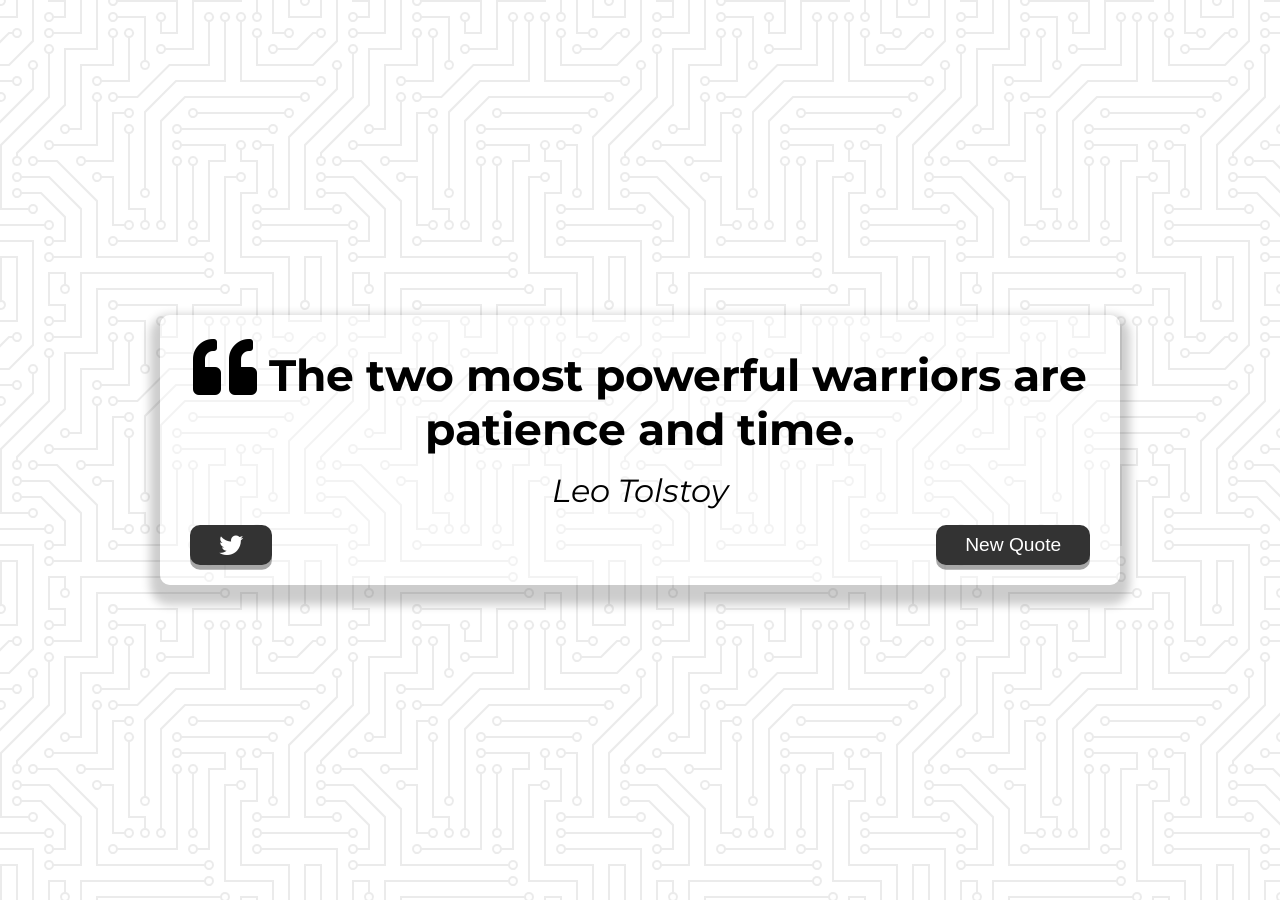
<file: 01-quote-generator/index.html>
<!DOCTYPE html>
<html lang="en">
<head>
    <meta charset="UTF-8">
    <meta name="viewport" content="width=device-width, initial-scale=1.0">
    <title>Quote Generator</title>
    <link rel="icon" type="image/png" href="favicon.png">
    <link rel="stylesheet" href="https://cdnjs.cloudflare.com/ajax/libs/font-awesome/5.10.2/css/all.min.css"/>
    <link rel="stylesheet" href="style.css">
</head>
<body>
    <div class="quote-container" id="quote-container">
        <!-- Quote -->
        <div class="quote-text">
            <i class="fas fa-quote-left"></i>
            <span id="quote"></span>
        </div>
        <!-- Author -->
        <div class="quote-author">
            <span id="author"></span>
        </div>
        <!-- Buttons -->
        <div class="button-container">
            <button class="twitter-button" id="twitter" title="Tweet This!">
                <i class="fab fa-twitter"></i>
            </button>
            <button id="new-quote">New Quote</button>
        </div>
    </div>
    
    <!-- Loader -->
    <div class="loader" id="loader"></div>
    
    <!-- Script -->
    <script src="quotes.js"></script>
    <script src="script.js"></script>
</body>
</html>
</file>
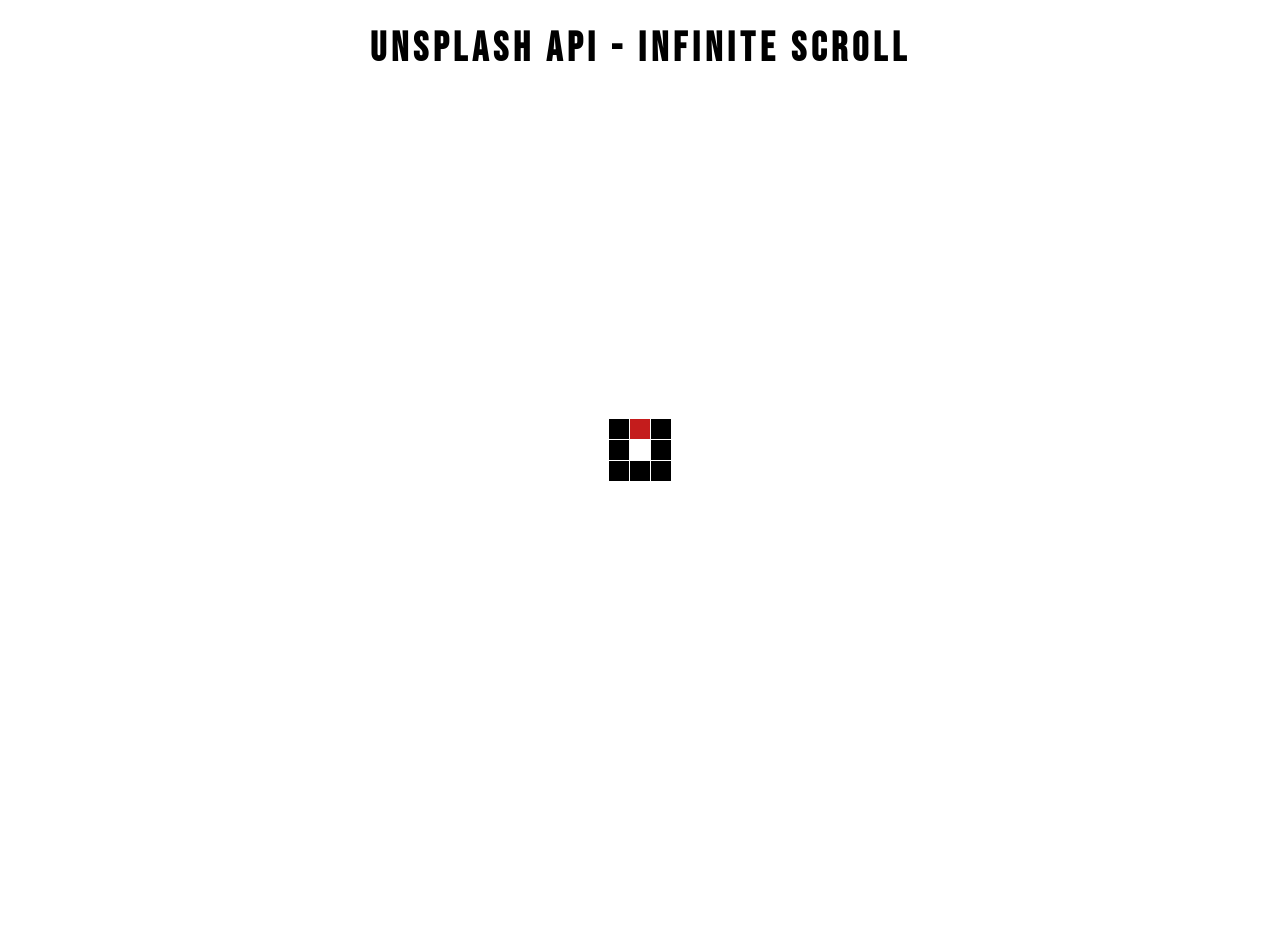
<file: 02-infinity-scroll/index.html>
<!DOCTYPE html>
<html lang="en">

<head>
    <meta charset="UTF-8">
    <meta name="viewport" content="width=device-width, initial-scale=1.0">
    <title>Infinite Scroll</title>
    <link rel="icon" type="image/png" href="favicon.png">
    <link rel="stylesheet" href="https://cdnjs.cloudflare.com/ajax/libs/font-awesome/5.10.2/css/all.min.css" />
    <link rel="stylesheet" href="style.css">
</head>

<body>
    <!-- Title -->
    <h1>Unsplash API - Infinite Scroll</h1>

    <!-- Loader -->
    <div class="loader" id="loader">
        <img src="loader.svg" alt="Loading">
    </div>

    <!-- imafe -->
    <div class="image-container" id="image-container">
    </div>

    <!-- Script -->
    <script src="script.js"></script>
</body>

</html>
</file>
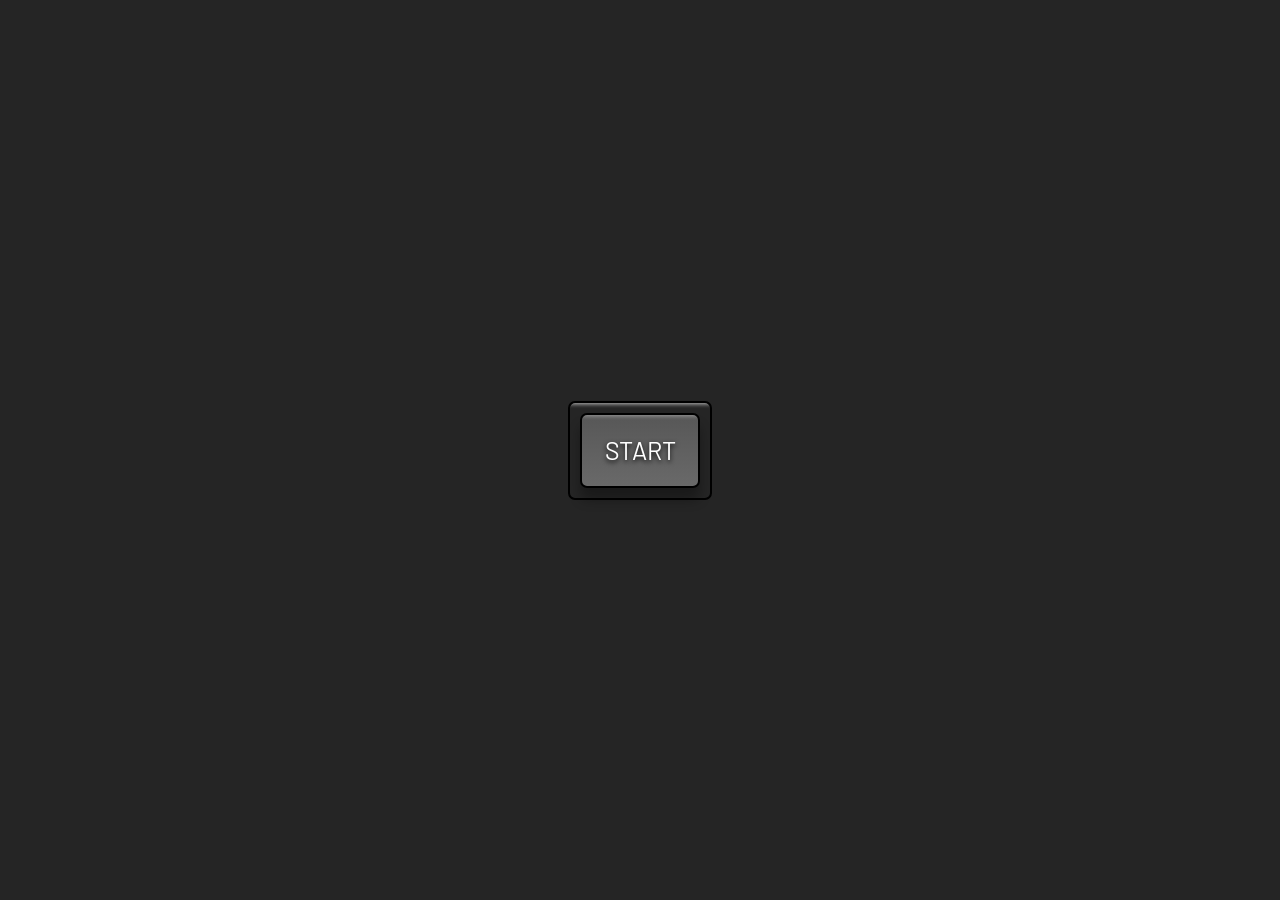
<file: 03-Picture-In-Picture/index.html>
<!DOCTYPE html>
<html lang="en">
<head>
    <meta charset="UTF-8">
    <meta name="viewport" content="width=device-width, initial-scale=1.0">
    <title>Template</title>
    <link rel="icon" type="image/png" href="favicon.png">
    <link rel="stylesheet" href="https://cdnjs.cloudflare.com/ajax/libs/font-awesome/5.10.2/css/all.min.css"/>
    <link rel="stylesheet" href="style.css">
</head>
<body>
    <!-- vidoe -->
    <video id="video" controls height="360" width="640" hidden></video>

    <!-- button -->
     <div class="button-container">
        <button id="button">START</button>
     </div>


    <!-- Script -->
    <script src="script.js"></script>
</body>
</html>
</file>
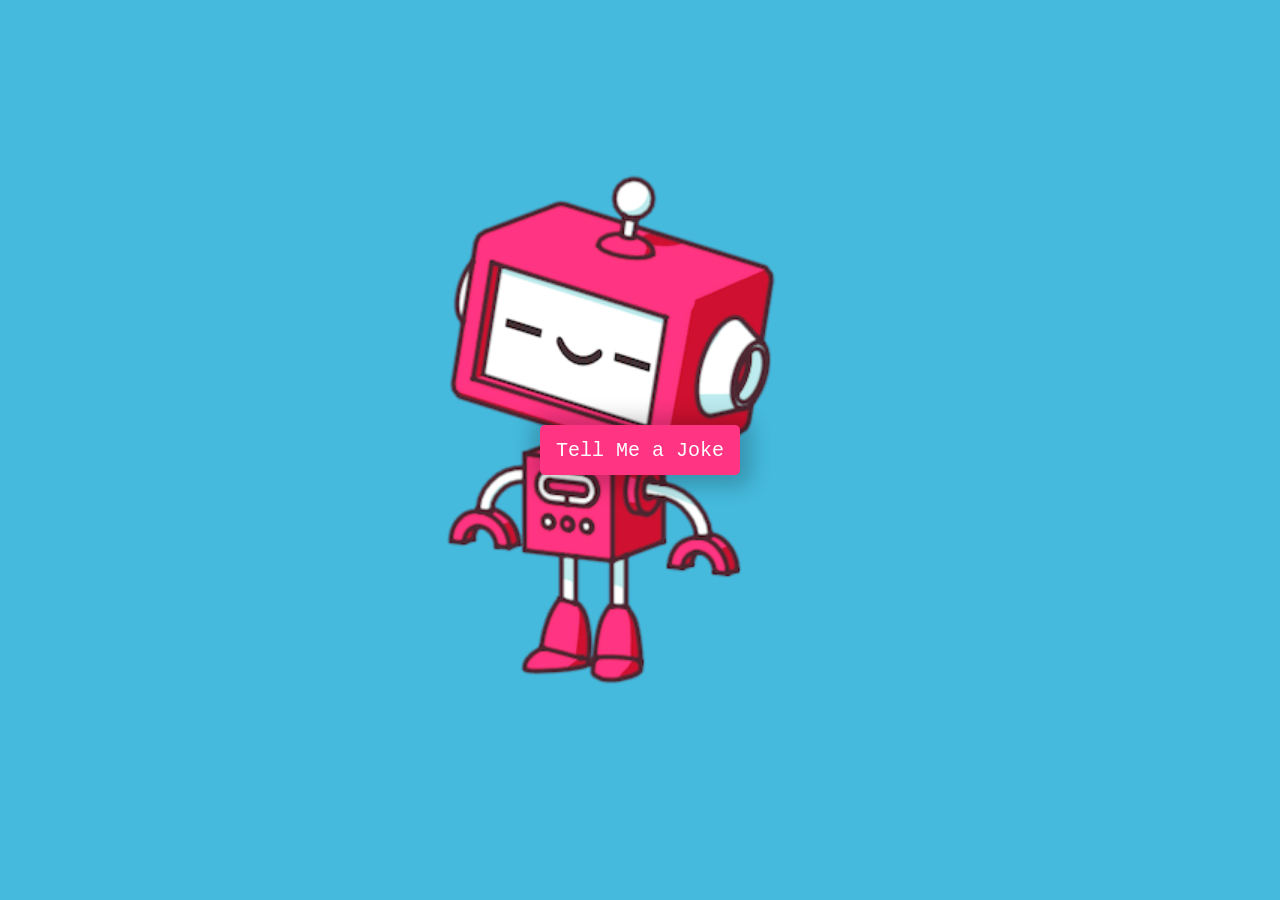
<file: 04-joke-teller/index.html>
<!DOCTYPE html>
<html lang="en">
<head>
    <meta charset="UTF-8">
    <meta name="viewport" content="width=device-width, initial-scale=1.0">
    <title>Joke Teller</title>
    <link rel="icon" type="image/png" href="favicon.png">
    <link rel="stylesheet" href="https://cdnjs.cloudflare.com/ajax/libs/font-awesome/5.10.2/css/all.min.css"/>
    <link rel="stylesheet" href="style.css">
</head>
<body>
    <div class="container">
        <button id="button">Tell Me a Joke</button>
        <audio id="audio" controls hidden></audio>
    </div>


    <!-- Script -->
    <script src="script.js"></script>
</body>
</html>
</file>
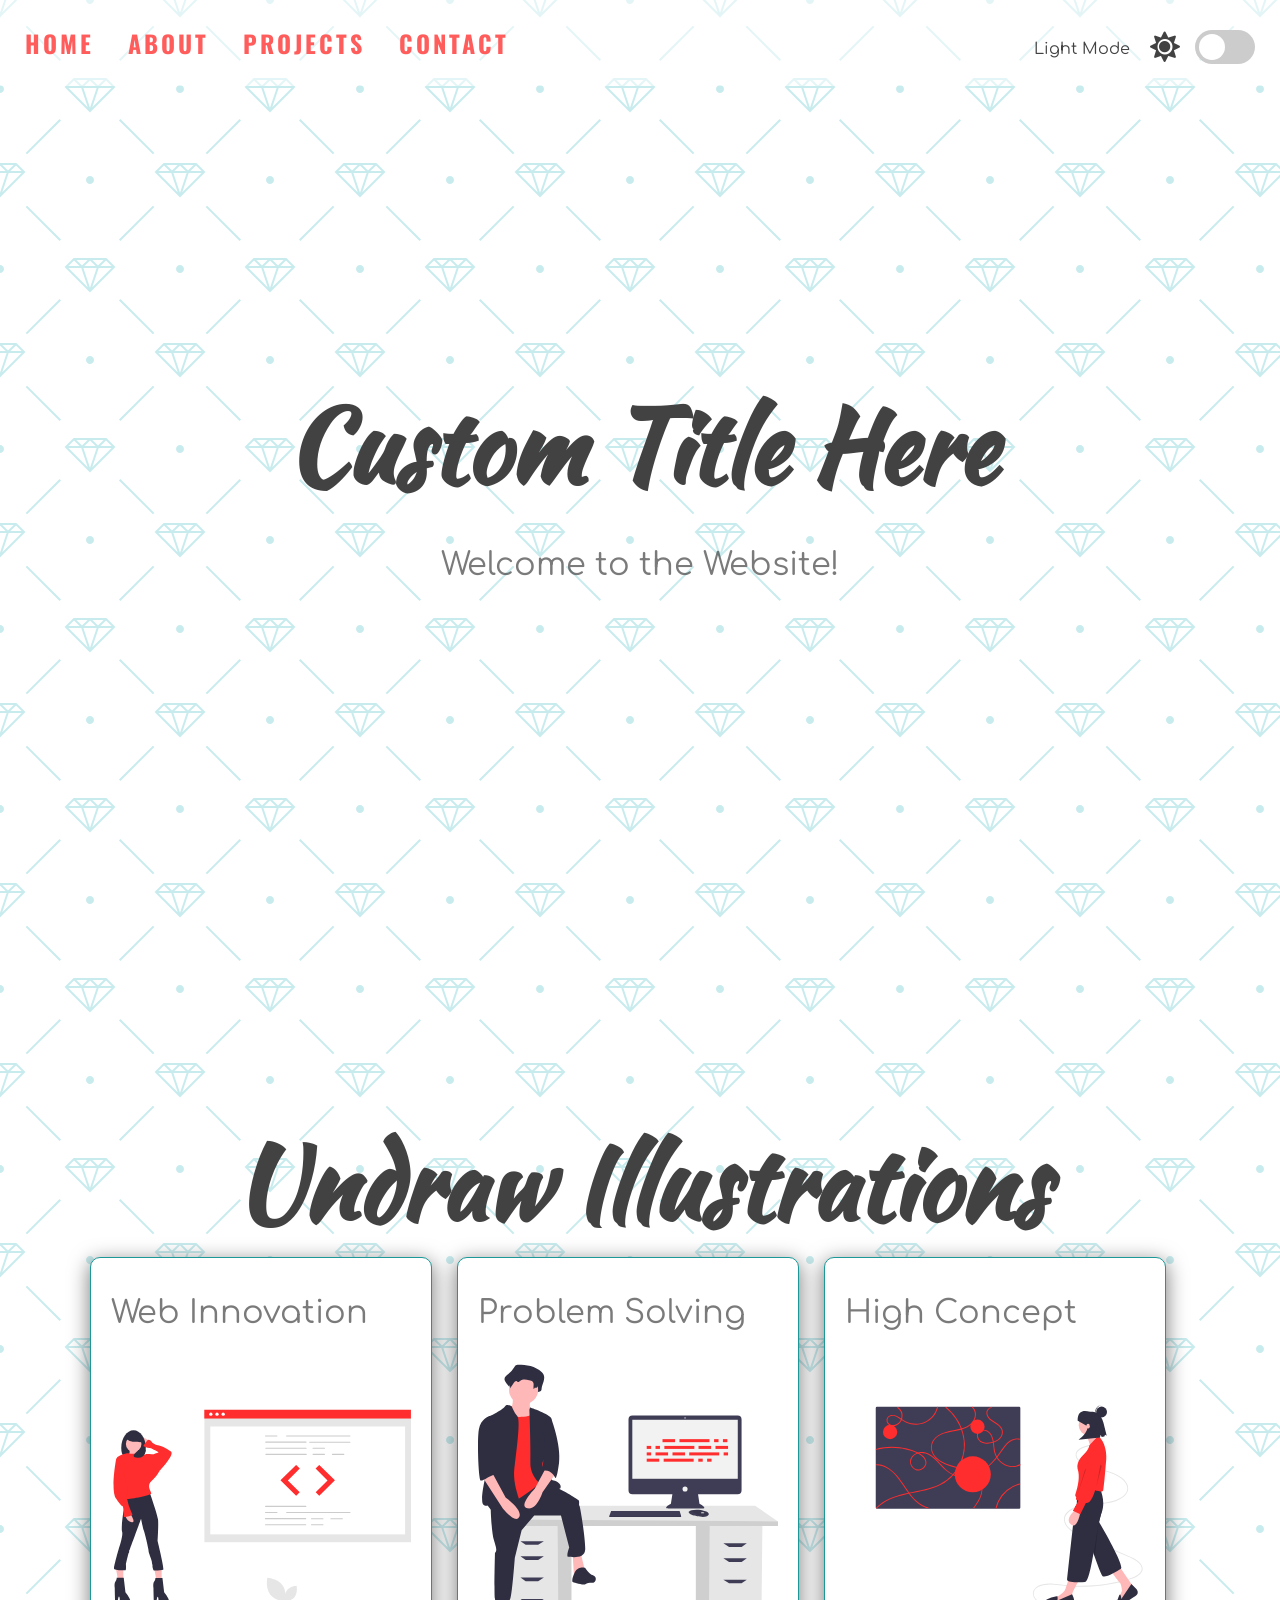
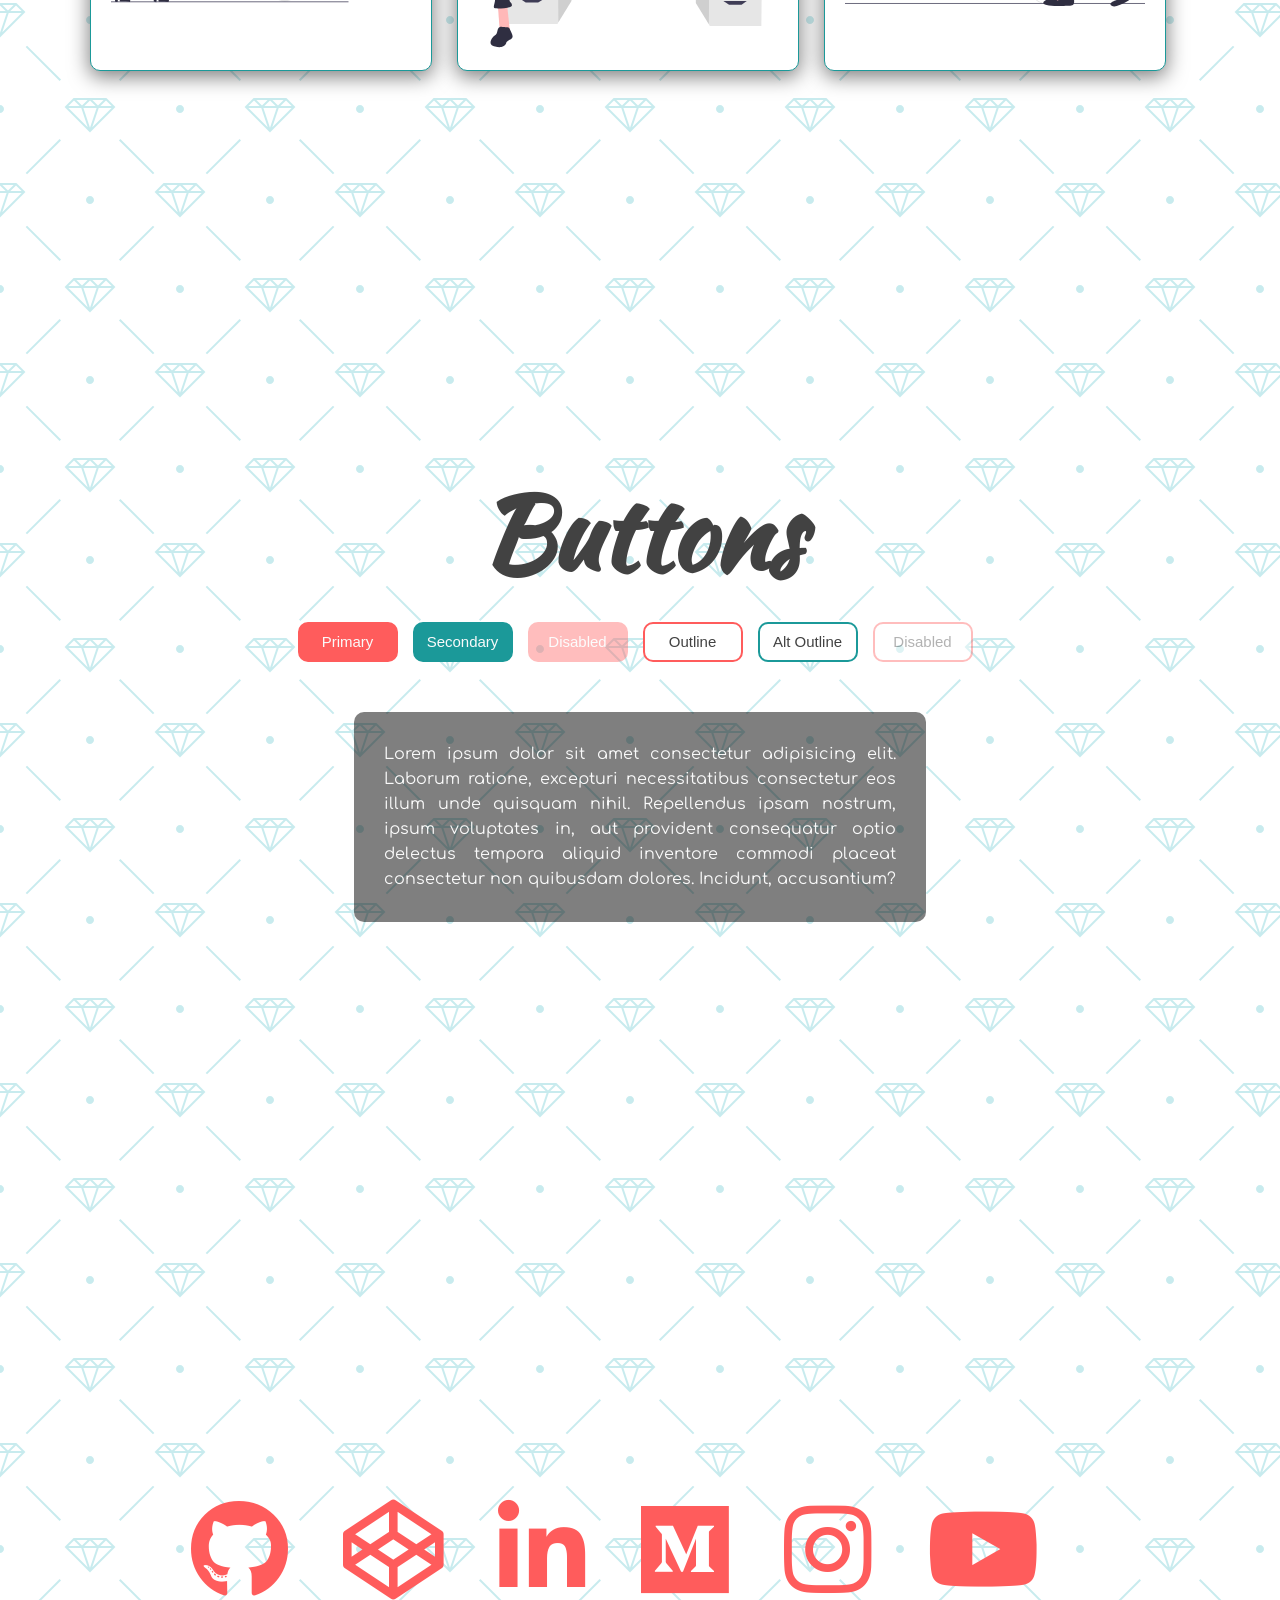
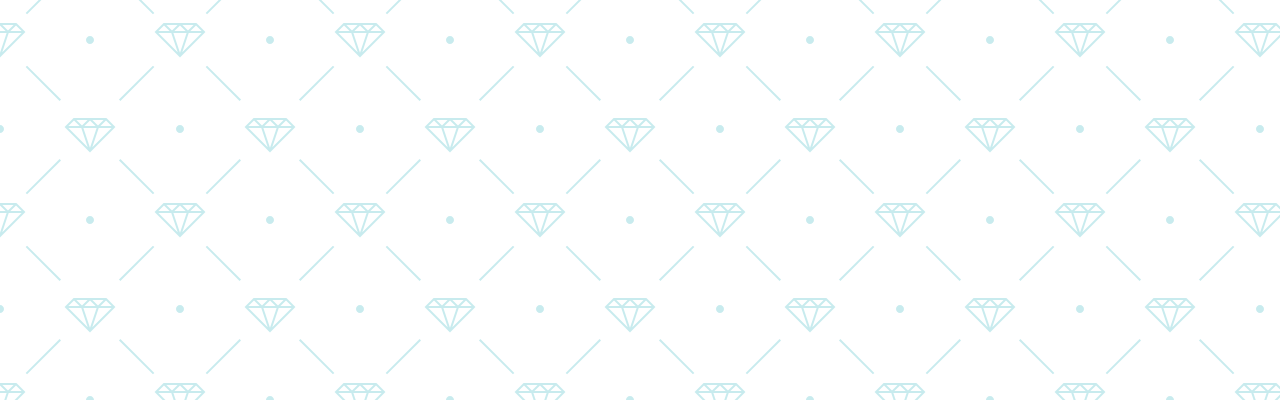
<file: 05-light-dark-mode/index.html>
<!DOCTYPE html>
<html lang="en">

<head>
    <meta charset="UTF-8">
    <meta name="viewport" content="width=device-width, initial-scale=1.0">
    <title>Template</title>
    <link rel="icon" type="image/png" href="favicon.png">
    <link rel="stylesheet" href="https://cdnjs.cloudflare.com/ajax/libs/font-awesome/5.10.2/css/all.min.css" />
    <link rel="stylesheet" href="style.css">
</head>

<body>
    <!-- Dark Mode sawitch -->
    <div class="theme-switch-wrapper">
        <span id="toggle-icon">
            <span class="toggle-text">Light Mode</span>
            <i class="fas fa-sun"></i>
        </span>
        <label class="theme-switch">
            <!-- clicking anywhere on the label (including the slider) will toggle the checkbox automatically -->
            <input type="checkbox">
            <div class="slider round"></div>
        </label>
    </div>
    <!-- Nav -->
    <nav id="nav">
        <a href="#home">HOME</a>
        <a href="#about">ABOUT</a>
        <a href="#projects">PROJECTS</a>
        <a href="#contact">CONTACT</a>
    </nav>

    <section id="home">
        <div class="title-group">
            <h1>Custom Title Here</h1>
            <h2>Welcome to the Website!</h2>
        </div>
    </section>

    <section id="about">
        <h1>Undraw Illustrations</h1>
        <div class="about-container">
            <div class="image-container">
                <h2>Web Innovation</h2>
                <img src="img/undraw_proud_coder_light.svg" alt="Proud Coder" id="image1">
            </div>
            <div class="image-container">
                <h2>Problem Solving</h2>
                <img src="img/undraw_feeling_proud_light.svg" alt="Proud Coder" id="image2">
            </div>
            <div class="image-container">
                <h2>High Concept</h2>
                <img src="img/undraw_conceptual_idea_light.svg" alt="Idea" id="image3">
            </div>
        </div>
    </section>

    <section id="projects">
        <h1>Buttons</h1>
        <div class="buttons">
            <button class="primary">Primary</button>
            <button class="secondary">Secondary</button>
            <button class="primary" disabled>Disabled</button>
            <button class="outline">Outline</button>
            <button class="secondary outline">Alt Outline</button>
            <button class="outline" disabled>Disabled</button>
        </div>
        <div class="text-box" id="text-box">
            <p>Lorem ipsum dolor sit amet consectetur adipisicing elit. Laborum ratione, excepturi necessitatibus
                consectetur eos illum unde quisquam nihil. Repellendus ipsam nostrum, ipsum voluptates in, aut provident
                consequatur optio delectus tempora aliquid inventore commodi placeat consectetur non quibusdam dolores.
                Incidunt, accusantium?</p>
        </div>
    </section>

    <section id="contact">
        <div class="social-icons">
            <i class="fab fa-github"></i>
            <i class="fab fa-codepen"></i>
            <i class="fab fa-linkedin-in"></i>
            <i class="fab fa-medium"></i>
            <i class="fab fa-instagram"></i>
            <i class="fab fa-youtube"></i>
        </div>
    </section>


    <!-- Script -->
    <script src="script.js"></script>
</body>

</html>
</file>
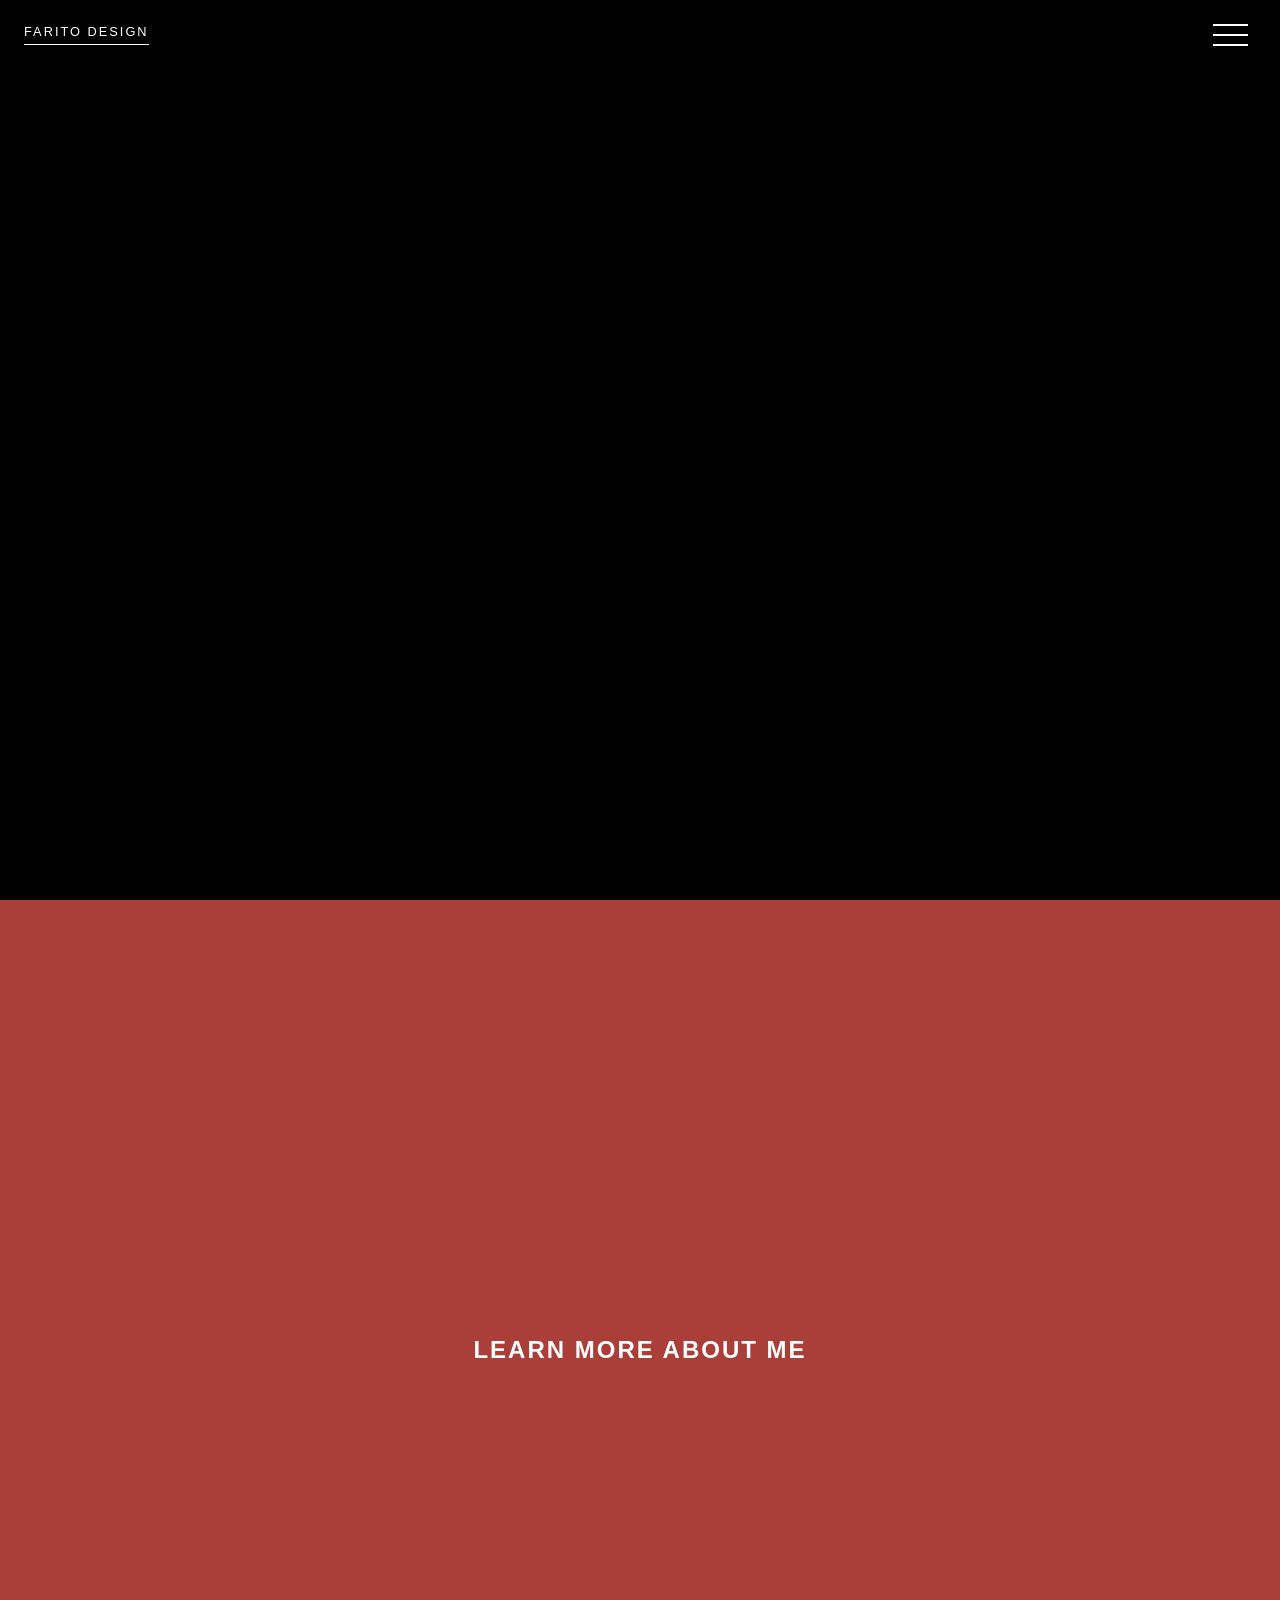
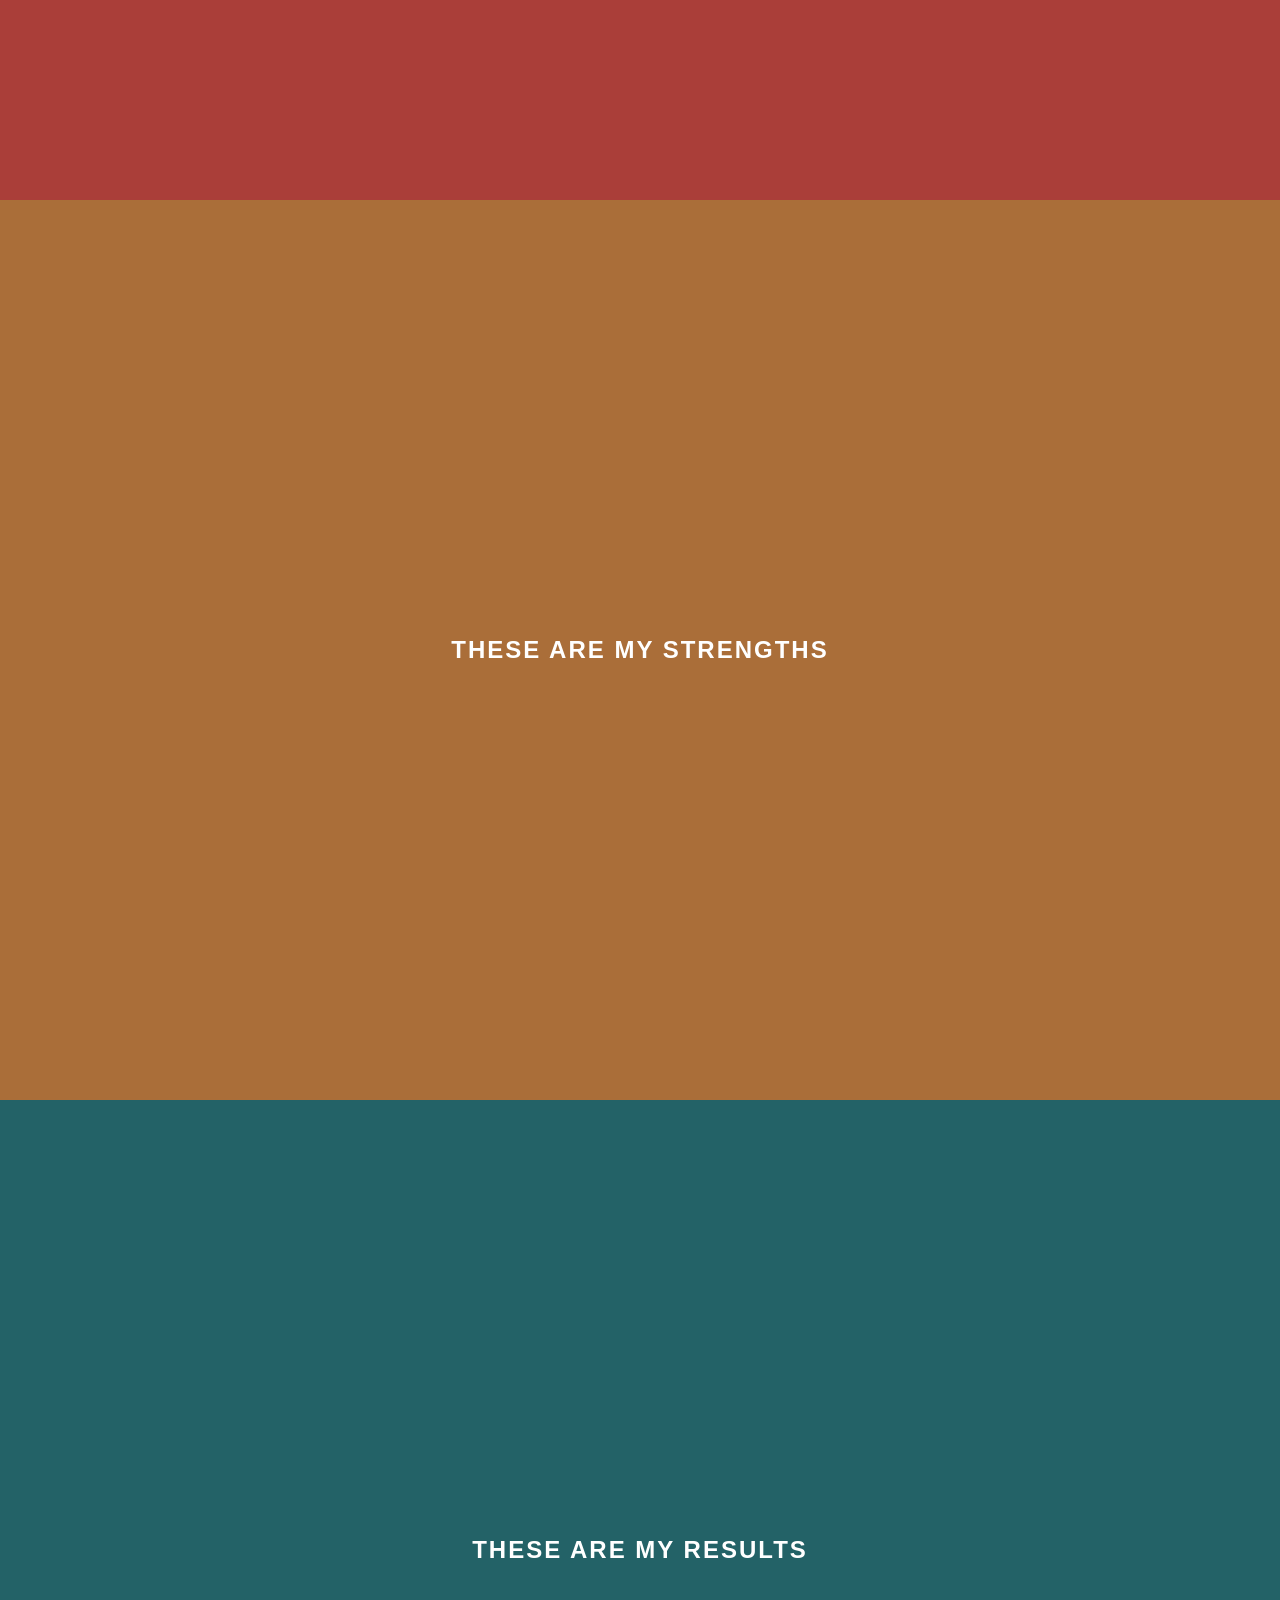
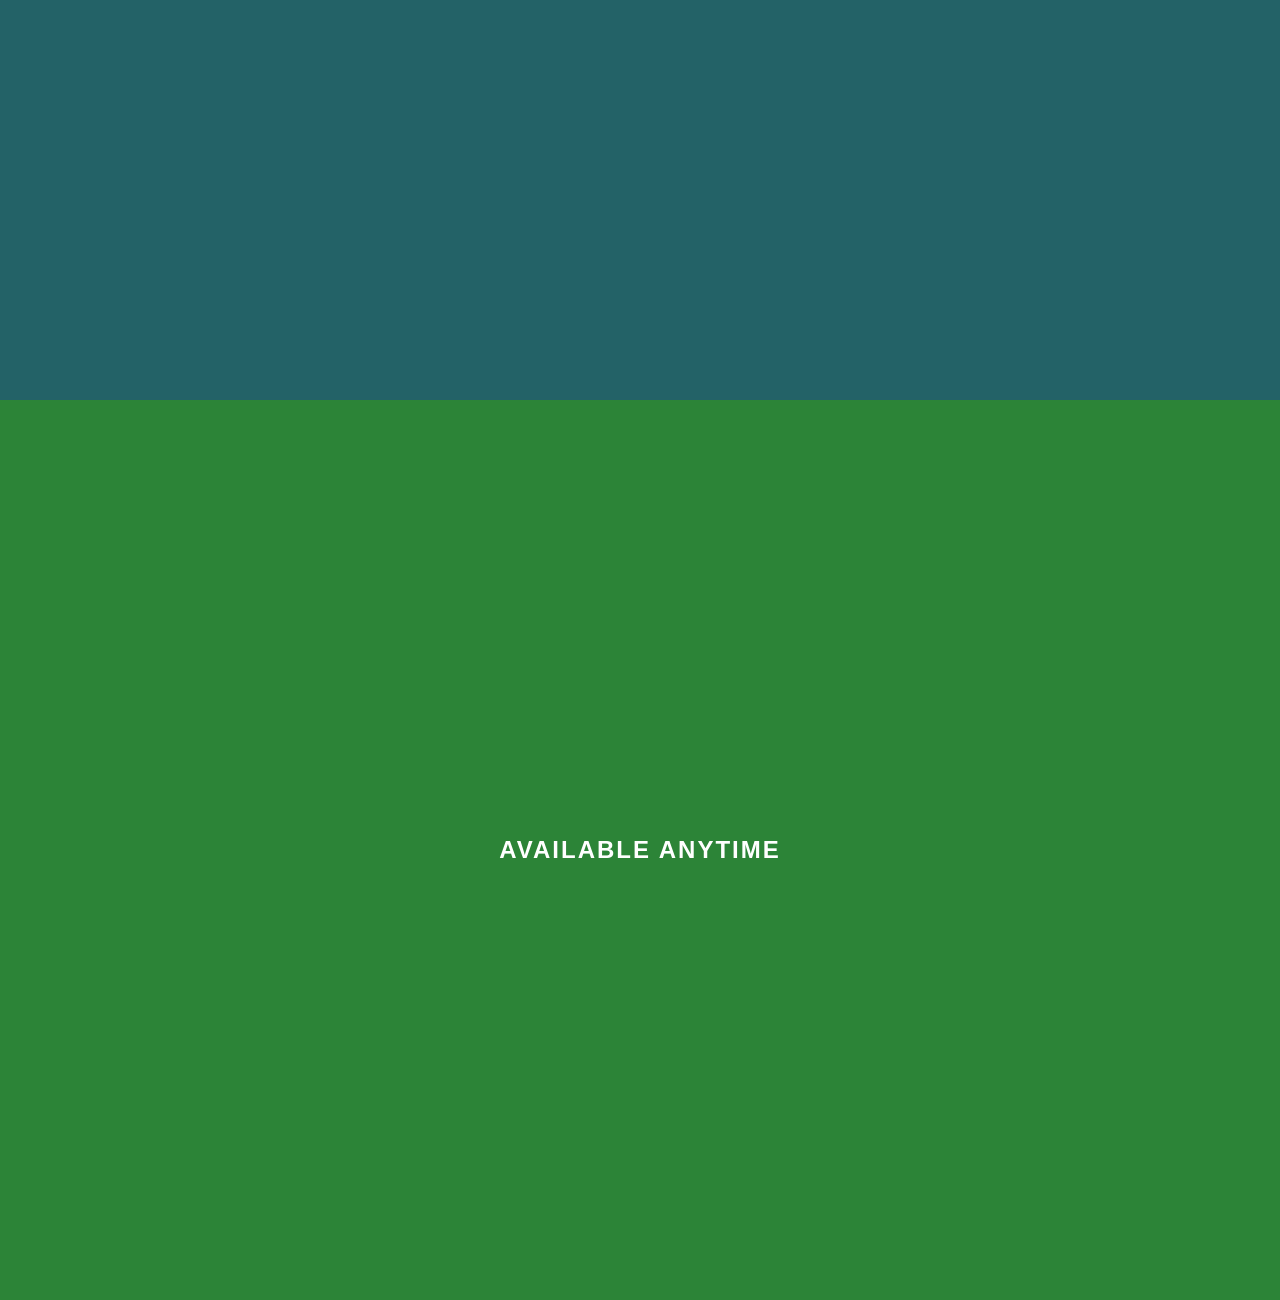
<file: 07-navigation-nation/index.html>
<!DOCTYPE html>
<html lang="en">

<head>
  <meta charset="UTF-8">
  <meta name="viewport" content="width=device-width, initial-scale=1.0">
  <title>Animated Navigation</title>
  <link rel="icon" type="image/png" href="favicon.png">
  <link rel="stylesheet" href="style.css">
</head>

<body>
  <!-- menu overlay -->
  <div class="overlay overlay-slide-left" id="overlay">
    <nav>
      <ul>
        <li id="nav-1" class="slide-out-1"><a href="#home">Home</a></li>
        <li id="nav-2" class="slide-out-2"><a href="#about">About</a></li>
        <li id="nav-3" class="slide-out-3"><a href="#skills">Skills</a></li>
        <li id="nav-4" class="slide-out-4"><a href="#projects">Projects</a></li>
        <li id="nav-5" class="slide-out-5"><a href="#contact">Contact</a></li>
      </ul>
    </nav>
  </div>

  <!-- Menu Bars -->
  <div class="menu-bars" id="menu-bars">
    <div class="bar1"></div>
    <div class="bar2"></div>
    <div class="bar3"></div>
  </div>


  <!-- Sections -->
  <section id="home">
    <a href="#">Farito Design</a>
  </section>

  <section id="about">
    <h1>Learn More About Me</h1>
  </section>

  <section id="skills">
    <h1>These Are My Strengths</h1>
  </section>

  <section id="projects">
    <h1>These Are My Results</h1>
  </section>

  <section id="contact">
    <h1>Available Anytime</h1>
  </section>
  <!-- Script -->
  <script src="script.js"></script>
</body>

</html>
</file>
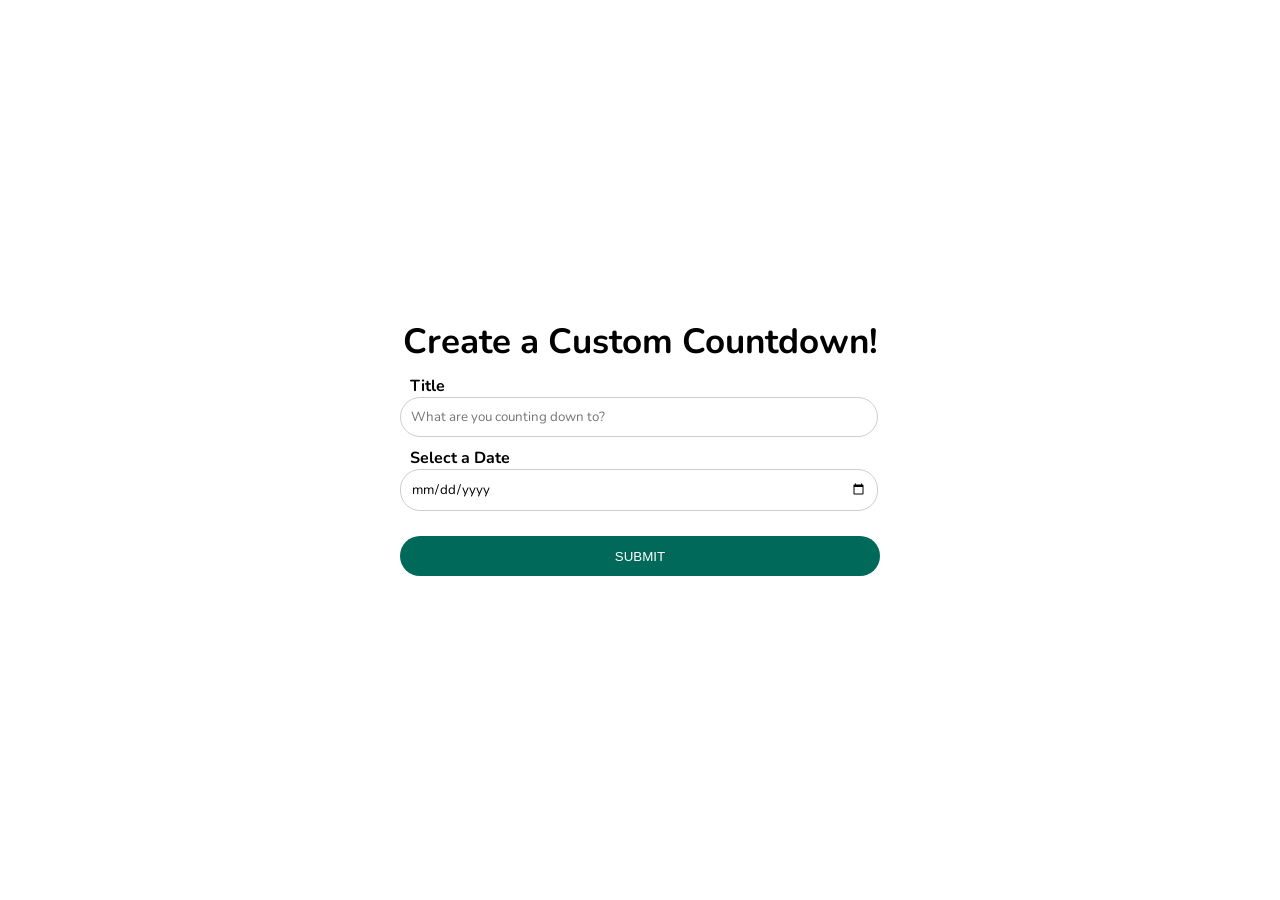
<file: 09-custom-countdown/index.html>
<!DOCTYPE html>
<html lang="en">

<head>
    <meta charset="UTF-8">
    <meta name="viewport" content="width=device-width, initial-scale=1.0">
    <title>Custom Countdown</title>
    <link rel="icon" type="image/png" href="favicon.png">
    <link rel="stylesheet" href="style.css">
</head>

<body>
    <video class="video-background" loop muted autoplay>
        <source src="time.mp4">
    </video>
    <div class="video-overlay"></div>

    <div class="container">
        <!-- input -->
        <div class="input-container" id="input-container">
            <h1>Create a Custom Countdown!</h1>
            <form class="form" id="countdownForm">
                <label for="title">Title</label>
                <input type="text" id="title" placeholder="What are you counting down to?">
                <label for="date-picker">Select a Date</label>
                <input type="date" id="date-picker">
                <button type="submit">Submit</button>
            </form>
        </div>


        <!-- countdown -->
        <div class="countdown" id="countdown" hidden>
            <h1 id="countdown-title"></h1>
            <ul>
                <li><span></span>Days</li>
                <li><span></span>Hours</li>
                <li><span></span>Minutes</li>
                <li><span></span>Seconds</li>
            </ul>
            <button id="countdown-button">Reset</button>
        </div>


        <!-- complete -->
        <div class="complete" id="complete" hidden>
            <h1 class="complete-title">Countdown Complete!</h1>
            <h1 id="complete-info"></h1>
            <button id="complete-button">New Countdown</button>
        </div>
    </div>




    <!-- Script -->
    <script src="script.js"></script>
</body>

</html>
</file>
<file: 01-quote-generator/style.css>
@import url("https://fonts.googleapis.com/css?family=Montserrat&display=swap");

html {
  box-sizing: border-box;
}

body {
  margin: 0;
  min-height: 100vh;
  background-color: #fff;
  background-image: url("data:image/svg+xml,%3Csvg xmlns='http://www.w3.org/2000/svg' viewBox='0 0 304 304' width='304' height='304'%3E%3Cpath fill='%23000000' fill-opacity='0.08' d='M44.1 224a5 5 0 1 1 0 2H0v-2h44.1zm160 48a5 5 0 1 1 0 2H82v-2h122.1zm57.8-46a5 5 0 1 1 0-2H304v2h-42.1zm0 16a5 5 0 1 1 0-2H304v2h-42.1zm6.2-114a5 5 0 1 1 0 2h-86.2a5 5 0 1 1 0-2h86.2zm-256-48a5 5 0 1 1 0 2H0v-2h12.1zm185.8 34a5 5 0 1 1 0-2h86.2a5 5 0 1 1 0 2h-86.2zM258 12.1a5 5 0 1 1-2 0V0h2v12.1zm-64 208a5 5 0 1 1-2 0v-54.2a5 5 0 1 1 2 0v54.2zm48-198.2V80h62v2h-64V21.9a5 5 0 1 1 2 0zm16 16V64h46v2h-48V37.9a5 5 0 1 1 2 0zm-128 96V208h16v12.1a5 5 0 1 1-2 0V210h-16v-76.1a5 5 0 1 1 2 0zm-5.9-21.9a5 5 0 1 1 0 2H114v48H85.9a5 5 0 1 1 0-2H112v-48h12.1zm-6.2 130a5 5 0 1 1 0-2H176v-74.1a5 5 0 1 1 2 0V242h-60.1zm-16-64a5 5 0 1 1 0-2H114v48h10.1a5 5 0 1 1 0 2H112v-48h-10.1zM66 284.1a5 5 0 1 1-2 0V274H50v30h-2v-32h18v12.1zM236.1 176a5 5 0 1 1 0 2H226v94h48v32h-2v-30h-48v-98h12.1zm25.8-30a5 5 0 1 1 0-2H274v44.1a5 5 0 1 1-2 0V146h-10.1zm-64 96a5 5 0 1 1 0-2H208v-80h16v-14h-42.1a5 5 0 1 1 0-2H226v18h-16v80h-12.1zm86.2-210a5 5 0 1 1 0 2H272V0h2v32h10.1zM98 101.9V146H53.9a5 5 0 1 1 0-2H96v-42.1a5 5 0 1 1 2 0zM53.9 34a5 5 0 1 1 0-2H80V0h2v34H53.9zm60.1 3.9V66H82v64H69.9a5 5 0 1 1 0-2H80V64h32V37.9a5 5 0 1 1 2 0zM101.9 82a5 5 0 1 1 0-2H128V37.9a5 5 0 1 1 2 0V82h-28.1zm16-64a5 5 0 1 1 0-2H146v44.1a5 5 0 1 1-2 0V18h-26.1zm102.2 270a5 5 0 1 1 0 2H98v14h-2v-16h124.1zM242 149.9V160h16v34h-16v62h48v48h-2v-46h-48v-66h16v-30h-16v-12.1a5 5 0 1 1 2 0zM53.9 18a5 5 0 1 1 0-2H64V2H48V0h18v18H53.9zm112 32a5 5 0 1 1 0-2H192V0h50v2h-48v48h-28.1zm-48-48a5 5 0 0 1-9.8-2h2.07a3 3 0 1 0 5.66 0H178v34h-18V21.9a5 5 0 1 1 2 0V32h14V2h-58.1zm0 96a5 5 0 1 1 0-2H137l32-32h39V21.9a5 5 0 1 1 2 0V66h-40.17l-32 32H117.9zm28.1 90.1a5 5 0 1 1-2 0v-76.51L175.59 80H224V21.9a5 5 0 1 1 2 0V82h-49.59L146 112.41v75.69zm16 32a5 5 0 1 1-2 0v-99.51L184.59 96H300.1a5 5 0 0 1 3.9-3.9v2.07a3 3 0 0 0 0 5.66v2.07a5 5 0 0 1-3.9-3.9H185.41L162 121.41v98.69zm-144-64a5 5 0 1 1-2 0v-3.51l48-48V48h32V0h2v50H66v55.41l-48 48v2.69zM50 53.9v43.51l-48 48V208h26.1a5 5 0 1 1 0 2H0v-65.41l48-48V53.9a5 5 0 1 1 2 0zm-16 16V89.41l-34 34v-2.82l32-32V69.9a5 5 0 1 1 2 0zM12.1 32a5 5 0 1 1 0 2H9.41L0 43.41V40.6L8.59 32h3.51zm265.8 18a5 5 0 1 1 0-2h18.69l7.41-7.41v2.82L297.41 50H277.9zm-16 160a5 5 0 1 1 0-2H288v-71.41l16-16v2.82l-14 14V210h-28.1zm-208 32a5 5 0 1 1 0-2H64v-22.59L40.59 194H21.9a5 5 0 1 1 0-2H41.41L66 216.59V242H53.9zm150.2 14a5 5 0 1 1 0 2H96v-56.6L56.6 162H37.9a5 5 0 1 1 0-2h19.5L98 200.6V256h106.1zm-150.2 2a5 5 0 1 1 0-2H80v-46.59L48.59 178H21.9a5 5 0 1 1 0-2H49.41L82 208.59V258H53.9zM34 39.8v1.61L9.41 66H0v-2h8.59L32 40.59V0h2v39.8zM2 300.1a5 5 0 0 1 3.9 3.9H3.83A3 3 0 0 0 0 302.17V256h18v48h-2v-46H2v42.1zM34 241v63h-2v-62H0v-2h34v1zM17 18H0v-2h16V0h2v18h-1zm273-2h14v2h-16V0h2v16zm-32 273v15h-2v-14h-14v14h-2v-16h18v1zM0 92.1A5.02 5.02 0 0 1 6 97a5 5 0 0 1-6 4.9v-2.07a3 3 0 1 0 0-5.66V92.1zM80 272h2v32h-2v-32zm37.9 32h-2.07a3 3 0 0 0-5.66 0h-2.07a5 5 0 0 1 9.8 0zM5.9 0A5.02 5.02 0 0 1 0 5.9V3.83A3 3 0 0 0 3.83 0H5.9zm294.2 0h2.07A3 3 0 0 0 304 3.83V5.9a5 5 0 0 1-3.9-5.9zm3.9 300.1v2.07a3 3 0 0 0-1.83 1.83h-2.07a5 5 0 0 1 3.9-3.9zM97 100a3 3 0 1 0 0-6 3 3 0 0 0 0 6zm0-16a3 3 0 1 0 0-6 3 3 0 0 0 0 6zm16 16a3 3 0 1 0 0-6 3 3 0 0 0 0 6zm16 16a3 3 0 1 0 0-6 3 3 0 0 0 0 6zm0 16a3 3 0 1 0 0-6 3 3 0 0 0 0 6zm-48 32a3 3 0 1 0 0-6 3 3 0 0 0 0 6zm16 16a3 3 0 1 0 0-6 3 3 0 0 0 0 6zm32 48a3 3 0 1 0 0-6 3 3 0 0 0 0 6zm-16 16a3 3 0 1 0 0-6 3 3 0 0 0 0 6zm32-16a3 3 0 1 0 0-6 3 3 0 0 0 0 6zm0-32a3 3 0 1 0 0-6 3 3 0 0 0 0 6zm16 32a3 3 0 1 0 0-6 3 3 0 0 0 0 6zm32 16a3 3 0 1 0 0-6 3 3 0 0 0 0 6zm0-16a3 3 0 1 0 0-6 3 3 0 0 0 0 6zm-16-64a3 3 0 1 0 0-6 3 3 0 0 0 0 6zm16 0a3 3 0 1 0 0-6 3 3 0 0 0 0 6zm16 96a3 3 0 1 0 0-6 3 3 0 0 0 0 6zm0 16a3 3 0 1 0 0-6 3 3 0 0 0 0 6zm16 16a3 3 0 1 0 0-6 3 3 0 0 0 0 6zm16-144a3 3 0 1 0 0-6 3 3 0 0 0 0 6zm0 32a3 3 0 1 0 0-6 3 3 0 0 0 0 6zm16-32a3 3 0 1 0 0-6 3 3 0 0 0 0 6zm16-16a3 3 0 1 0 0-6 3 3 0 0 0 0 6zm-96 0a3 3 0 1 0 0-6 3 3 0 0 0 0 6zm0 16a3 3 0 1 0 0-6 3 3 0 0 0 0 6zm16-32a3 3 0 1 0 0-6 3 3 0 0 0 0 6zm96 0a3 3 0 1 0 0-6 3 3 0 0 0 0 6zm-16-64a3 3 0 1 0 0-6 3 3 0 0 0 0 6zm16-16a3 3 0 1 0 0-6 3 3 0 0 0 0 6zm-32 0a3 3 0 1 0 0-6 3 3 0 0 0 0 6zm0-16a3 3 0 1 0 0-6 3 3 0 0 0 0 6zm-16 0a3 3 0 1 0 0-6 3 3 0 0 0 0 6zm-16 0a3 3 0 1 0 0-6 3 3 0 0 0 0 6zm-16 0a3 3 0 1 0 0-6 3 3 0 0 0 0 6zM49 36a3 3 0 1 0 0-6 3 3 0 0 0 0 6zm-32 0a3 3 0 1 0 0-6 3 3 0 0 0 0 6zm32 16a3 3 0 1 0 0-6 3 3 0 0 0 0 6zM33 68a3 3 0 1 0 0-6 3 3 0 0 0 0 6zm16-48a3 3 0 1 0 0-6 3 3 0 0 0 0 6zm0 240a3 3 0 1 0 0-6 3 3 0 0 0 0 6zm16 32a3 3 0 1 0 0-6 3 3 0 0 0 0 6zm-16-64a3 3 0 1 0 0-6 3 3 0 0 0 0 6zm0 16a3 3 0 1 0 0-6 3 3 0 0 0 0 6zm-16-32a3 3 0 1 0 0-6 3 3 0 0 0 0 6zm80-176a3 3 0 1 0 0-6 3 3 0 0 0 0 6zm16 0a3 3 0 1 0 0-6 3 3 0 0 0 0 6zm-16-16a3 3 0 1 0 0-6 3 3 0 0 0 0 6zm32 48a3 3 0 1 0 0-6 3 3 0 0 0 0 6zm16-16a3 3 0 1 0 0-6 3 3 0 0 0 0 6zm0-32a3 3 0 1 0 0-6 3 3 0 0 0 0 6zm112 176a3 3 0 1 0 0-6 3 3 0 0 0 0 6zm-16 16a3 3 0 1 0 0-6 3 3 0 0 0 0 6zm0 16a3 3 0 1 0 0-6 3 3 0 0 0 0 6zm0 16a3 3 0 1 0 0-6 3 3 0 0 0 0 6zM17 180a3 3 0 1 0 0-6 3 3 0 0 0 0 6zm0 16a3 3 0 1 0 0-6 3 3 0 0 0 0 6zm0-32a3 3 0 1 0 0-6 3 3 0 0 0 0 6zm16 0a3 3 0 1 0 0-6 3 3 0 0 0 0 6zM17 84a3 3 0 1 0 0-6 3 3 0 0 0 0 6zm32 64a3 3 0 1 0 0-6 3 3 0 0 0 0 6zm16-16a3 3 0 1 0 0-6 3 3 0 0 0 0 6z'%3E%3C/path%3E%3C/svg%3E");
  color: #000;
  font-family: Montserrat, sans-serif;
  font-weight: 700;
  text-align: center;
  display: flex;
  align-items: center;
  justify-content: center;
}

.quote-container {
  width: auto;
  max-width: 900px;
  padding: 20px 30px;
  border-radius: 10px;
  background-color: rgba(255, 255, 255, 0.4);
  box-shadow: 0 10px 10px 10px rgba(0, 0, 0, 0.2);
}

.quote-text {
  font-size: 2.75rem;
}

.long-quote {
  font-size: 2rem;
}

.fa-quote-left {
  font-size: 4rem;
}

.quote-author {
  margin-top: 15px;
  font-size: 2rem;
  font-weight: 400;
  font-style: italic;
}

.button-container {
  margin-top: 15px;
  display: flex;
  justify-content: space-between;
}

button {
  cursor: pointer;
  font-size: 1.2rem;
  height: 2.5rem;
  border: none;
  border-radius: 10px;
  color: #fff;
  background-color: #333;
  outline: none;
  padding: 0.5rem 1.8rem 0.5rem 1.8rem;
  box-shadow: 0 0.3rem rgba(121, 121, 121, 0.65);
}

button:hover {
  filter: brightness(110%);
}

button:active {
  transform: translate(0, 0.3rem);
  box-shadow: 0 0.1rem rgba(255, 255, 255, 0.65);
}

.twitter-button:hover {
  color: #38a1f3;
}

.fa-twitter {
  font-size: 1.5rem;
}

/* Loader */
.loader {
  border: 16px solid #f3f3f3;
  border-top: 16px solid #333;
  border-radius: 50%;
  width: 120px;
  height: 120px;
  animation: spin 2s linear infinite;
}

@keyframes spin {
  0% { transform: rotate(0deg); }
  100% { transform: rotate(360deg); }
}

/* Media Query: Tablet or Smaller */
@media screen and (max-width: 1000px) {
  .quote-container {
    margin: auto 10px;
  }

  .quote-text {
    font-size: 2.5rem;
  }
}
</file>
<file: 02-infinity-scroll/style.css>
@import url('https://fonts.googleapis.com/css2?family=Bebas+Neue&family=Poppins:wght@300;400;500;600;700&display=swap');

html {
  box-sizing: border-box;
}

body {
  margin: 0;
  min-height: 100vh;

  font-family: Bebas Neue, sans-serif;
}


h1 {
  text-align: center;
  margin-top: 25px;
  margin-bottom: 15px;
  font-size: 40px;
  letter-spacing: 5px;
}

.loader {
  position: fixed;
  top: 0;
  bottom: 0;
  left: 0;
  right: 0;
  /* background: rgba(255, 255, 255, 0.8); */
}

.loader img {
  position: fixed;
  top: 50%;
  left: 50%;
  transform: translate(-50%, -50%);
}

.image-container {
  margin: 10px 30%;
}

.image-container img {
  width: 100%;
  margin-top: 5px;
}

@media screen and (max-width:600px){
  h1{
    font-size: 20px;

  }

  .image-container{
    margin: 10px;;
  }
}
</file>
<file: 03-Picture-In-Picture/style.css>
@import url('https://fonts.googleapis.com/css2?family=Barlow:ital,wght@0,100;0,200;0,300;0,400;0,500;0,600;0,700;0,800;0,900;1,100;1,200;1,300;1,400;1,500;1,600;1,700;1,800;1,900&family=Bebas+Neue&family=Poppins:wght@300;400;500;600;700&display=swap');


html {
  box-sizing: border-box;
}

body {
  margin: 0;
  min-height: 100vh;

  display: flex;
  justify-content: center;
  align-items: center;
  background: rgb(37, 37, 37);
}

.button-container {
  border: 2px solid black;
  padding: 10px;
  border-radius: 7px;
  box-shadow: inset 0 20px 4px -19px rgb(255, 255, 255, 0.7);
}

button {
  cursor: pointer;
  outline: none;
  width: 120px;
  height: 75px;
  font-family: Barlow, sans-serif;
  font-size: 25px;
  color: white;
  text-shadow: 0 2px 5px black;
  background: linear-gradient(to top, #696969, #575757);
  border: 2px solid black;
  border-radius: 7px;
  box-shadow: inset 0 20px 4px -19px rgba(255, 255, 255, 0.4), 0 12px 12px 0 rgba(0, 0, 0, 0.3);
}

button:hover {
    background: linear-gradient(to bottom, #696969, #575757);
}

button:active {
    transform: translateY(3px);
    box-shadow: 0 6px 6px 0 rgba(0, 0, 0, 0.3);
}
</file>
<file: 04-joke-teller/style.css>
/* ROBOT.GIF from Giphy - https://giphy.com/gifs/robot-cinema-4d-eyedesyn-3o7abtn7DuREEpsyWY */

html {
  box-sizing: border-box;
}

body {
  margin: 0;
  background: #45badd;
}

.container {
  height: 100vh;
  width: 100vw;
  display: flex;
  flex-direction: column;
  justify-content: center;
  align-items: center;

  background: url(./robot.gif);
  background-size: contain;
  background-position: left center;
  background-repeat: no-repeat;
}

button {
  cursor: pointer;
  outline: none;
  width: 200px;
  height: 50px;
  font-family: 'Courier New', Courier, monospace;
  font-size: 20px;
  color: white;
  background: #ff3482;
  border: none;
  border-radius: 5px;
  box-shadow: 2px 2px 20px 10px rgba(0, 0, 0, 0.2);
}

button:hover {
  filter: brightness(95%);
}

button:active {
  transform: scale(0.98);
}

button:disabled {
  cursor: default;
  filter: brightness(30%);
}

@media screen and (max-width: 1000px) {

  .container {
    background-position: center center;
    background-size: cover;
  }

  .button {
    box-shadow: 5px 5px 30px 20px rgba(0, 0, 0, 0.5);
  }
}
</file>
<file: 05-light-dark-mode/style.css>
@import url('https://fonts.googleapis.com/css2?family=Comfortaa:wght@300..700&family=Kaushan+Script&family=Oswald:wght@200..700&display=swap');


:root {
  --primary-color: rgb(255, 92, 92);
  --primary-variant: #ff2d2d;
  --secondary-color: #1b9999;
  --on-primary: rgb(250, 250, 250);
  --on-background: rgb(66, 66, 66);
  --on-background-alt: rgba(66, 66, 66, 0.7);
  --background: rgb(255, 255, 255);
  --box-shadow: 0 5px 20px 1px rgba(0, 0, 0, 0.5);
}

[data-theme="dark"] {
  --primary-color: rgb(150, 65, 255);
  --primary-variant: #6c63ff;
  --secondary-color: #03dac5;
  --on-primary: #000;
  --on-background: rgba(255, 255, 255, 0.9);
  --on-background-alt: rgba(255, 255, 255, 0.7);
  --background: #121212;
}

html {
  box-sizing: border-box;
  scroll-behavior: smooth;
}

body {
  margin: 0;
  font-family: Comfortaa, sans-serif;
  color: var(--on-background);
  background-color: var(--background);
  background-image: url("data:image/svg+xml,%3Csvg width='180' height='180' viewBox='0 0 180 180' xmlns='http://www.w3.org/2000/svg'%3E%3Cpath d='M81.28 88H68.413l19.298 19.298L81.28 88zm2.107 0h13.226L90 107.838 83.387 88zm15.334 0h12.866l-19.298 19.298L98.72 88zm-32.927-2.207L73.586 78h32.827l.5.5 7.294 7.293L115.414 87l-24.707 24.707-.707.707L64.586 87l1.207-1.207zm2.62.207L74 80.414 79.586 86H68.414zm16 0L90 80.414 95.586 86H84.414zm16 0L106 80.414 111.586 86h-11.172zm-8-6h11.173L98 85.586 92.414 80zM82 85.586L87.586 80H76.414L82 85.586zM17.414 0L.707 16.707 0 17.414V0h17.414zM4.28 0L0 12.838V0h4.28zm10.306 0L2.288 12.298 6.388 0h8.198zM180 17.414L162.586 0H180v17.414zM165.414 0l12.298 12.298L173.612 0h-8.198zM180 12.838L175.72 0H180v12.838zM0 163h16.413l.5.5 7.294 7.293L25.414 172l-8 8H0v-17zm0 10h6.613l-2.334 7H0v-7zm14.586 7l7-7H8.72l-2.333 7h8.2zM0 165.414L5.586 171H0v-5.586zM10.414 171L16 165.414 21.586 171H10.414zm-8-6h11.172L8 170.586 2.414 165zM180 163h-16.413l-7.794 7.793-1.207 1.207 8 8H180v-17zm-14.586 17l-7-7h12.865l2.333 7h-8.2zM180 173h-6.613l2.334 7H180v-7zm-21.586-2l5.586-5.586 5.586 5.586h-11.172zM180 165.414L174.414 171H180v-5.586zm-8 5.172l5.586-5.586h-11.172l5.586 5.586zM152.933 25.653l1.414 1.414-33.94 33.942-1.416-1.416 33.943-33.94zm1.414 127.28l-1.414 1.414-33.942-33.94 1.416-1.416 33.94 33.943zm-127.28 1.414l-1.414-1.414 33.94-33.942 1.416 1.416-33.943 33.94zm-1.414-127.28l1.414-1.414 33.942 33.94-1.416 1.416-33.94-33.943zM0 85c2.21 0 4 1.79 4 4s-1.79 4-4 4v-8zm180 0c-2.21 0-4 1.79-4 4s1.79 4 4 4v-8zM94 0c0 2.21-1.79 4-4 4s-4-1.79-4-4h8zm0 180c0-2.21-1.79-4-4-4s-4 1.79-4 4h8z' fill='%2349bdc9' fill-opacity='0.3' fill-rule='evenodd'/%3E%3C/svg%3E");

}

section {
  min-height: 100vh;
  display: flex;
  justify-content: center;
  align-items: center;
  flex-direction: column;
}

h1 {
  font-family: kaushan script, sans-serif;
  font-size: 100px;
  margin-bottom: 0;
}

h2 {
  color: var(--on-background-alt);
  font-size: 32px;
  font-weight: normal;
}

/* Navigation */
nav {
  z-index: 10;
  position: fixed;
  font-family: Oswald, sans-serif;
  font-size: 24px;
  letter-spacing: 3px;
  padding: 25px;
  width: 100vw;
  background: rgb(255 255 255 / 50%);
}

a {
  margin-right: 25px;
  color: var(--primary-color);
  text-decoration: none;
  border-bottom: 3px solid transparent;
  font-weight: bold;
}

a:hover,
a:focus {
  color: var(--on-background);
  border-bottom: 3px solid;
}

/* Home Section */
.title-group {
  text-align: center;
}

/* About Section */
.about-container {
  display: flex;
}

.image-container {
  border: 1px solid var(--secondary-color);
  border-radius: 10px;
  padding: 10px 20px;
  margin-right: 25px;
  width: auto;
  background: var(--background);
  box-shadow: var(--box-shadow);
}

img {
  height: 300px;
  width: 300px;
}

/* Projects Section */
.buttons {
  margin-top: 15px;
  margin-bottom: 50px;
}

button {
  min-width: 100px;
  height: 40px;
  cursor: pointer;
  border-radius: 10px;
  margin-right: 10px;
  border: 2px solid var(--primary-color);
  font-size: 15px;
  outline: none;
}

button:disabled {
  opacity: 0.4;
  cursor: default;
}

button:hover:not(.outline) {
  filter: brightness(110%);
}

.primary {
  background: var(--primary-color);
  color: var(--on-primary);
}

.secondary {
  border: 2px solid var(--secondary-color);
}

.secondary,
.secondary:hover,
.outline.secondary:hover {
  background: var(--secondary-color);
  color: var(--on-primary);
}

.outline {
  background: var(--background);
  color: var(--on-background);
}

.outline:hover {
  background: var(--primary-color);
  color: var(--on-primary);
}

.text-box {
  width: 40%;
  text-align: justify;
  background: rgb(0 0 0 / 50%);
  color: var(--on-primary);
  border-radius: 10px;
  padding: 30px;
}

p {
  margin: 0;
  line-height: 25px;
}

/* Contact Section */
.fab {
  font-size: 100px;
  margin-right: 50px;
  cursor: pointer;
  color: var(--primary-color);
}

.fab:hover {
  color: var(--on-background);
}

/* Dark Mode Toggle */
.theme-switch-wrapper {
  display: flex;
  align-items: center;
  z-index: 100;
  position: fixed;
  right: 25px;
  top: 30px;
}

.theme-switch-wrapper span {
  margin-right: 10px;
  font-size: 1rem;
}

.toggle-text {
  position: relative;
  top: -4px;
  right: 5px;
  color: var(--on-background);
}

.theme-switch {
  display: inline-block;
  height: 34px;
  position: relative;
  width: 60px;
}

.theme-switch input {
  display: none;
}

.slider {
  background: #ccc;
  bottom: 0;
  cursor: pointer;
  left: 0;
  position: absolute;
  right: 0;
  top: 0;
  transition: 0.4s;
}

.slider::before {
  background: #fff;
  bottom: 4px;
  content: "";
  height: 26px;
  left: 4px;
  position: absolute;
  transition: 0.4s;
  width: 26px;
}

input:checked+.slider {
  background: var(--primary-color);
}

input:checked+.slider::before {
  transform: translateX(26px);
}

.slider.round {
  border-radius: 34px;
}

.slider.round::before {
  border-radius: 50%;
}

.fas {
  font-size: 30px;
  margin-right: 5px;
}
</file>
<file: 07-navigation-nation/style.css>
:root {
  --primaryColor: #fff;
  --navColor1: #21292c;
  --navColor2: #aa3e39;
  --navColor3: #aa6e39;
  --navColor4: #236267;
  --navColor5: #2c8437;
}

html {
  box-sizing: border-box;
}

body {
  margin: 0;
  background: #000;
  font-family: Nunito, sans-serif;
}

/* --- Navigation Menu ------------------------------ */
.overlay {
  position: fixed;
  z-index: 9;
  top: 0;
  left: 0;
  width: 100vw;
  height: 100vh;
  background-color: rgba(0, 0, 0, 0.7);
  transform: translateX(-100vw);
}

.overlay-slide-right {
  transition: all 0.4s ease-in-out;
  transform: translateX(0);
}

.overlay-slide-left {
  transition: all 0.4s ease-in-out;
  transform: translateX(-100vw);
}

nav, nav ul {
  height: 100vh;
  margin: 0;
  padding: 0;
}

nav li:nth-of-type(1) {
  background-color: var(--navColor1);
}

nav li:nth-of-type(2) {
  background-color: var(--navColor2);
}

nav li:nth-of-type(3) {
  background-color: var(--navColor3);
}

nav li:nth-of-type(4) {
  background-color: var(--navColor4);
}

nav li:nth-of-type(5) {
  background-color: var(--navColor5);
}

nav ul {
  display: flex;
  flex-direction: column;
  list-style: none;
}

nav ul li {
  height: 20%;
  overflow: hidden;
}

nav li a {
  position: relative;
  top: 45%;
  color: white;
  text-transform: uppercase;
  letter-spacing: 4px;
  text-decoration: none;
  display: block;
  text-align: center;

  &:hover {
    transform: scale(1.2);
  }
}

nav li a::before {
  content: "";
  width: 25vw;
  height: 3px;
  background-color: white;
  position: absolute;
  top: 47.5%;
  left: 0;
  opacity: 0;
}

nav li a:hover::before {
  opacity: 1;
}


/* slide in animation with delay for each nav item */
.slide-in-1 {
  animation: slide-in 0.4s linear 0.2s both;
}

.slide-in-2 {
  animation: slide-in 0.4s linear 0.4s both;
}

.slide-in-3 {
  animation: slide-in 0.4s linear 0.6s both;
}

.slide-in-4 {
  animation: slide-in 0.4s linear 0.8s both;
}

.slide-in-5 {
  animation: slide-in 0.4s linear 1s both;
}

@keyframes slide-in {
  from {
    transform: translateX(-100%);
  }
  to {
    transform: translateX(0);
  }
}

/* slide out animation with delay for each nav item */
.slide-out-1 {
  animation: slide-out 0.3s linear 0.5s both;
}

.slide-out-2 {
  animation: slide-out 0.3s linear 0.4s both;
}

.slide-out-3 {
  animation: slide-out 0.3s linear 0.3s both;
}

.slide-out-4 {
  animation: slide-out 0.3s linear 0.2s both;
}

.slide-out-5 {
  animation: slide-out 0.3s linear 0.1s both;
}

@keyframes slide-out {
  from {
    transform: translateX(0);
  }
  to {
    transform: translateX(-100%);
  }
}



/* --- Menu Bars ------------------------------------ */

.menu-bars {
  position: fixed;
  top: 1rem;
  right: 2rem;
  z-index: 10;
  display: inline;
  cursor: pointer;
}

.bar1,
.bar2,
.bar3 {
  width: 35px;
  height: 2px;
  background-color: #fff;
  margin: 8px 0;
  transition: 0.4s;
}

/* Rotate first bar */
.change .bar1 {
  transform: rotate(-45deg) translate(-7px, 8px);
}

/* Fade out the second bar */
.change .bar2 {
  opacity: 0;
}

/* Rotate last bar */
.change .bar3 {
  transform: rotate(45deg) translate(-6px, -8px);
}

/* --- Sections ------------------------------------ */

section {
  width: 100%;
  height: 100vh;
  position: relative;
  display: flex;
  justify-content: center;
  align-items: center;
  text-transform: uppercase;
  letter-spacing: 2px;
  color: var(--primaryColor);
}

section#home {
  background-image: url("https://images.unsplash.com/photo-1581453904507-626ddb717f14?ixlib=rb-1.2.1&ixid=eyJhcHBfaWQiOjEyMDd9&auto=format&fit=crop&w=2089&q=80");
  background-size: cover;
  background-position: center center;
}

section#home a {
  position: absolute;
  z-index: 2;
  top: 1.5rem;
  left: 1.5rem;
  text-decoration: none;
  font-size: 0.8rem;
  padding-bottom: 5px;
  color: var(--primaryColor);
  border-bottom: 1px solid var(--primaryColor);
}

section#about {
  background-color: var(--navColor2);
}

section#skills {
  background-color: var(--navColor3);
}

section#projects {
  background-color: var(--navColor4);
}

section#contact {
  background-color: var(--navColor5);
}

/* Media Query: Large Smartphone (Vertical) */
@media (max-width: 600px) {
  section#home a {
    top: 1rem;
    left: 1rem;
  }

  .menu-bars {
    top: 0.5rem;
    right: 1rem;
  }
}
</file>
<file: 09-custom-countdown/style.css>
@import url('https://fonts.googleapis.com/css2?family=Nunito:ital,wght@0,200..1000;1,200..1000&display=swap');


html {
  box-sizing: border-box;
}

body {
  margin: 0;
  min-height: 100vh;
  overflow-y: hidden;
  display: flex;
  align-items: center;
  font-family: Nunito, sans-serif;
}

/* Video Background */
.video-background {
  position: fixed;
  right: 0;
  bottom: 0;
  width: 100vw;
  height: auto;
}

video {
  position: absolute;
  top: 50%;
  left: 50%;
  transform: translate(-50%, -50%);
}

.video-overlay {
  position: fixed;
  left: 0;
  top: 0;
  height: 100vh;
  width: 100vw;
  background: rgba(255, 255, 255, 0.35);
}

/* Container */
.container {
  min-width: 580px;
  min-height: 304px;
  color: black;
  margin: 0 auto;
  padding: 25px 50px;
  border-radius: 5px;
  z-index: 2;
  display: flex;
  justify-content: center;
  background: rgba(255, 255, 255, 0.85);
}

.input-container {
  position: relative;
  top: 20px;
}

h1 {
  font-size: 35px;
  text-align: center;
  margin-top: 0;
  margin-bottom: 10px;
}

/* Form */
.form {
  width: 480px;
}

label {
  font-weight: bold;
  margin-left: 10px;
}

input {
  width: 95%;
  margin-bottom: 10px;
  padding: 10px;
  border: 1px solid #ccc;
  border-radius: 20px;
  background: #fff;
  outline: none;
  font-family: Nunito, sans-serif;
}

/* Button */
button {
  width: 100%;
  height: 40px;
  border-radius: 20px;
  margin-top: 15px;
  border: none;
  text-transform: uppercase;
  background: #006959;
  color: white;
  cursor: pointer;
  outline: none;

  &:hover {
    filter: brightness(110%);
  }
}



/* Countdown */
ul {
  margin-left: -45px;
}

li {
  display: inline-block;
  font-size: 30px;
  list-style-type: none;
  padding: 10px;
  text-transform: uppercase;
}

li span {
  display: block;
  font-size: 80px;
  text-align: center;
}

/* Complete */
.complete {
  position: relative;
  top: 60px;
}

.complete-title {
  animation: complete 4s infinite;
}


@keyframes complete {
  0% {
    color: rgb(233, 12, 13);
  }

  25% {
    color: rgb(233, 211, 13);
  }

  50% {
    color: rgb(64, 233, 13);
    transform: scale(1.5);
  }

  75% {
    color: rgb(0, 38, 253);
  }

  100% {
    color: rgb(181, 16, 231);
  }
}


/* Media Query: Large Smartphone (Vertical) */
@media screen and (max-width: 600px) {
  .video-background {
    height: 100vh;
    width: 100vw;
  }

  video {
    object-fit: cover;
    object-position: 70%;
    margin-top: -1px;
  }

  .container {
    min-width: unset;
    width: 95vw;
    min-height: 245px;
    padding: 20px;
    margin: 10px;
  }

  .input-container {
    top: unset;
  }

  .countdown {
    position: relative;
    top: 10px;
  }

  .form {
    width: unset;
  }

  input {
    width: 93%;
  }

  h1 {
    font-size: 20px;
  }

  li {
    font-size: 15px;
  }

  li span {
    font-size: 40px;
  }
}
</file>
